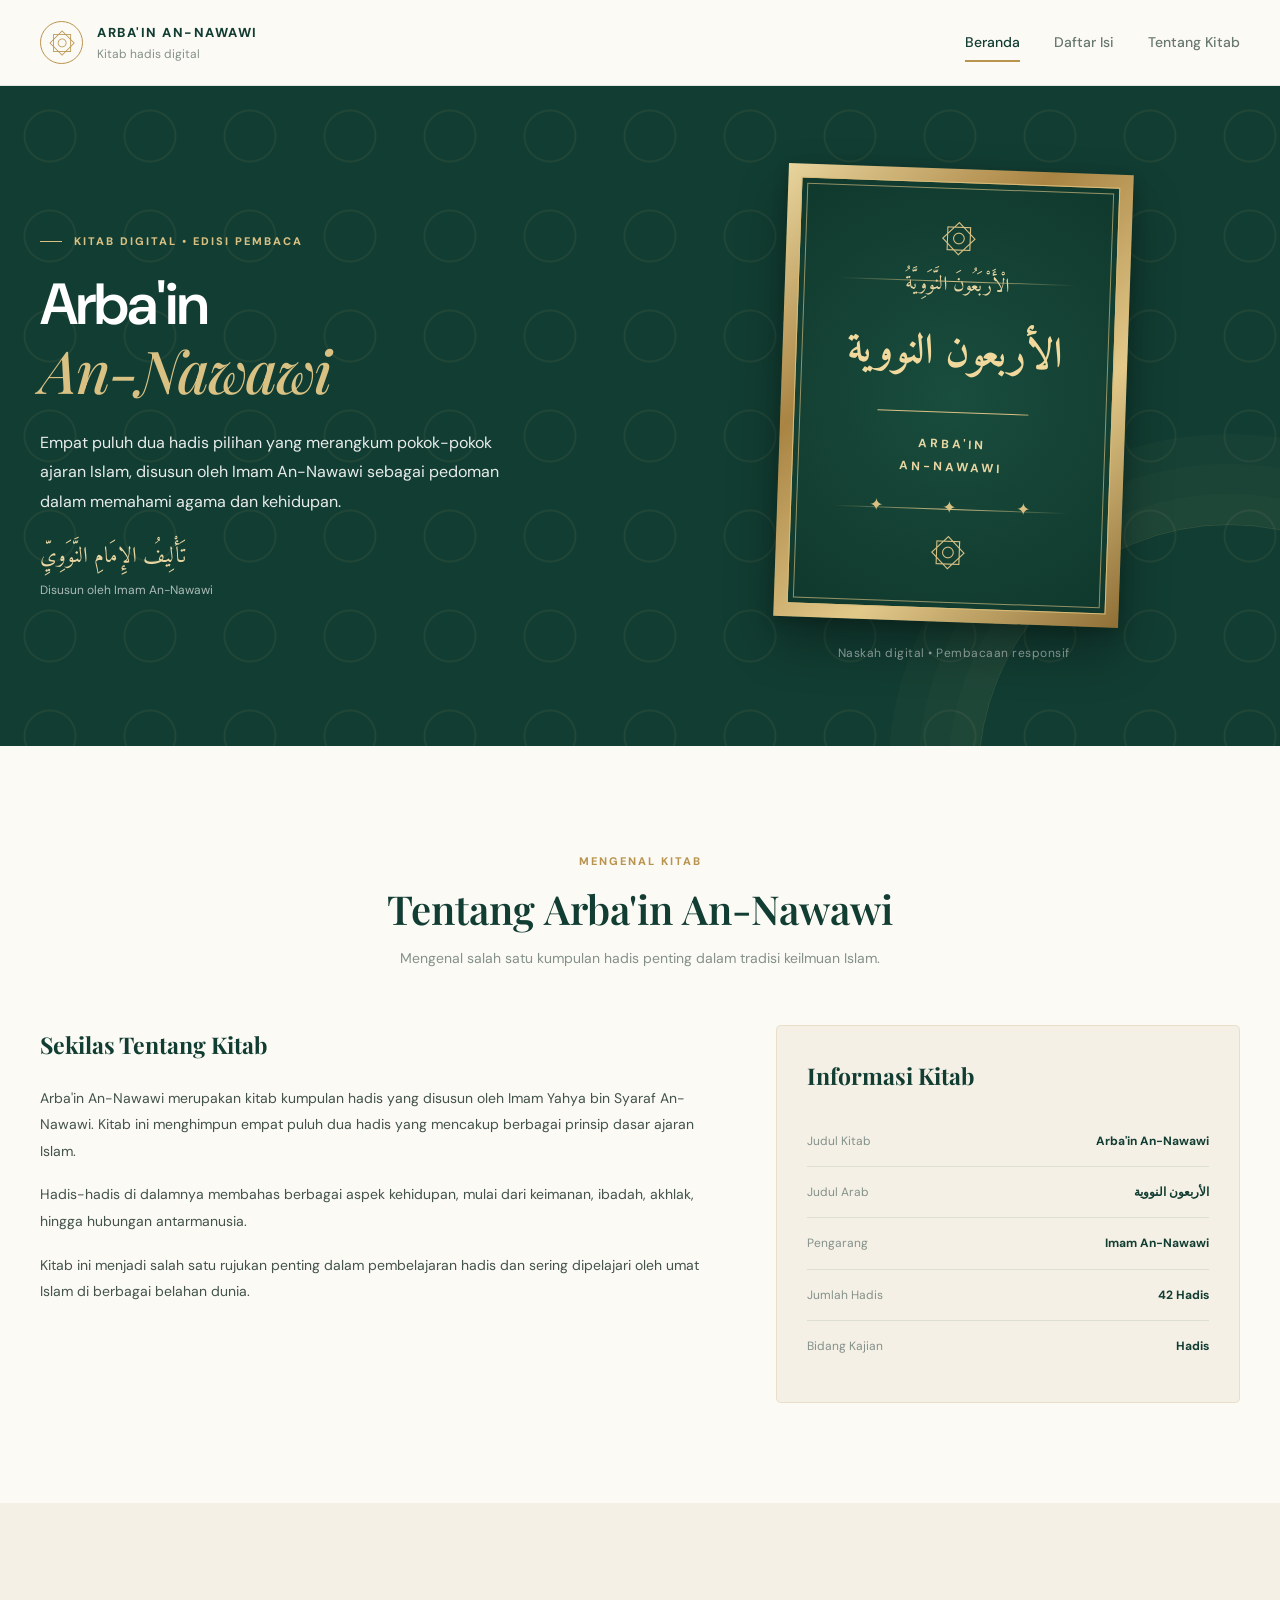
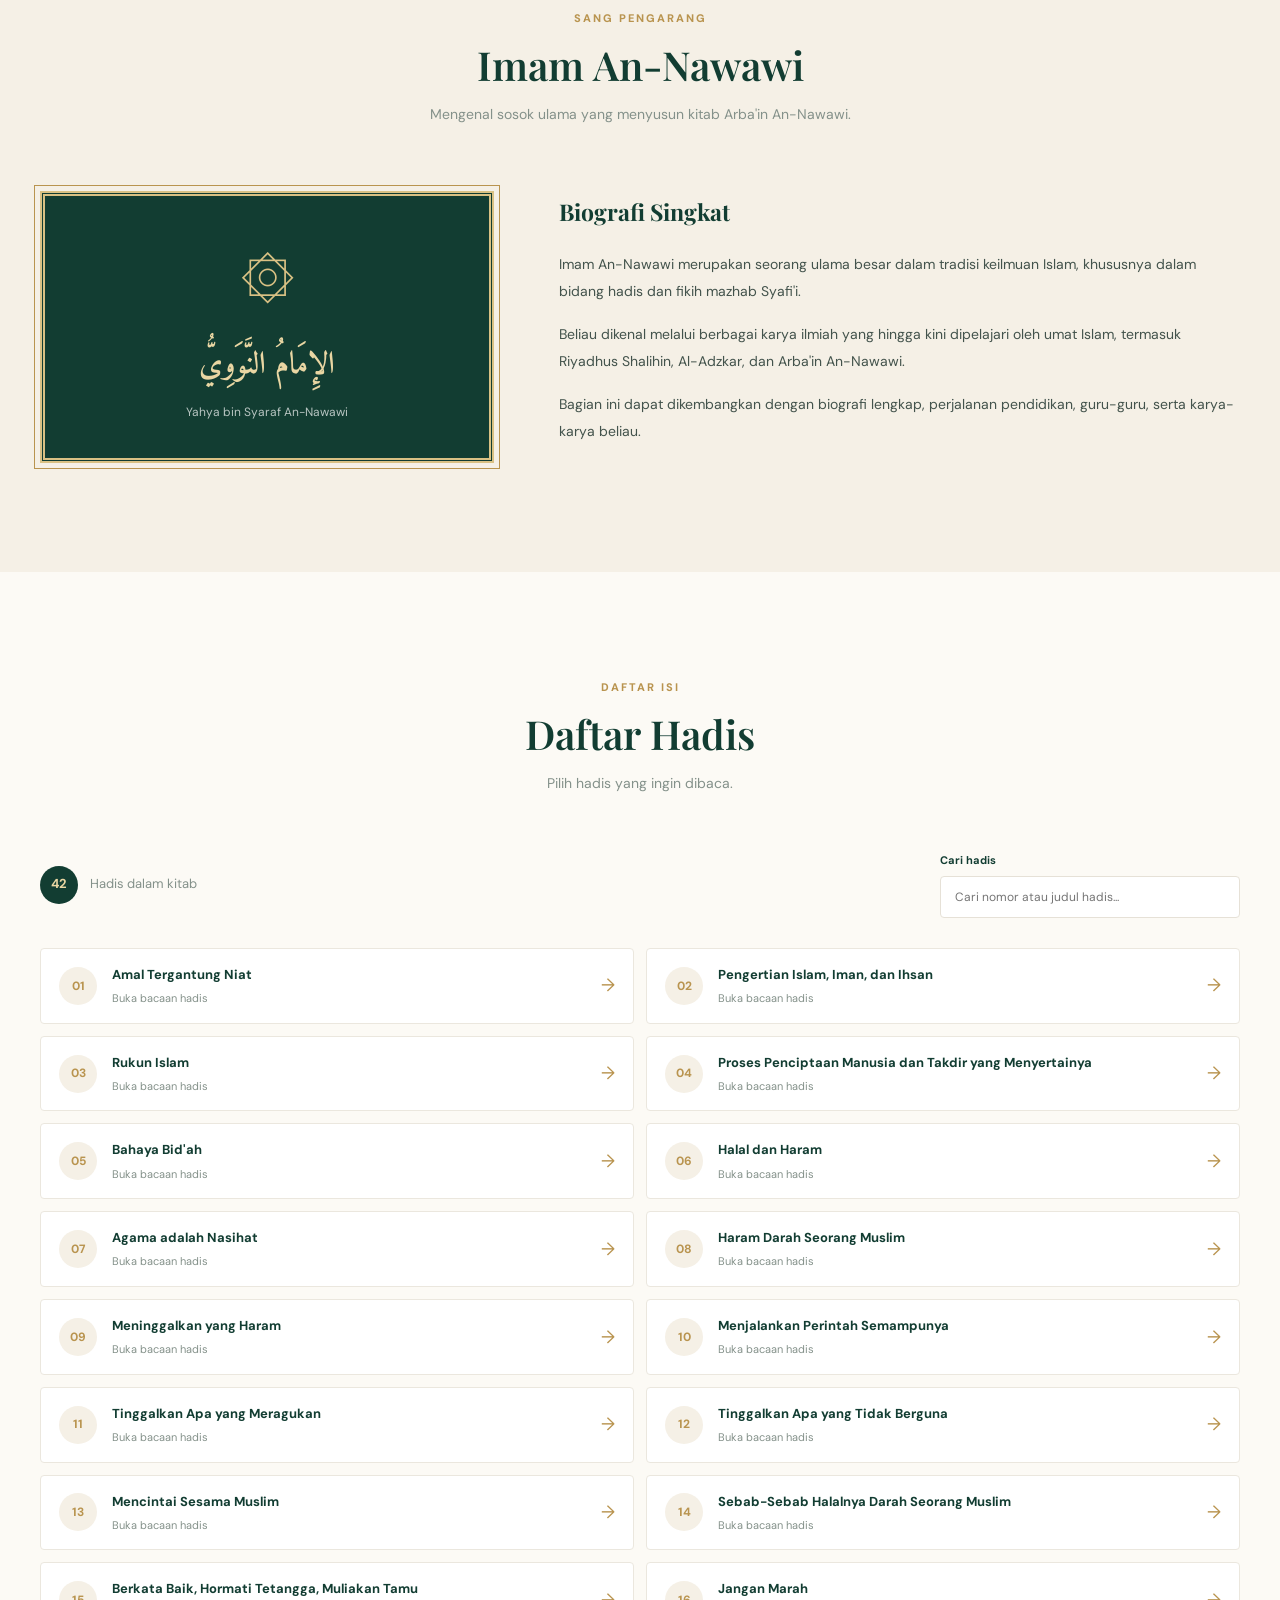
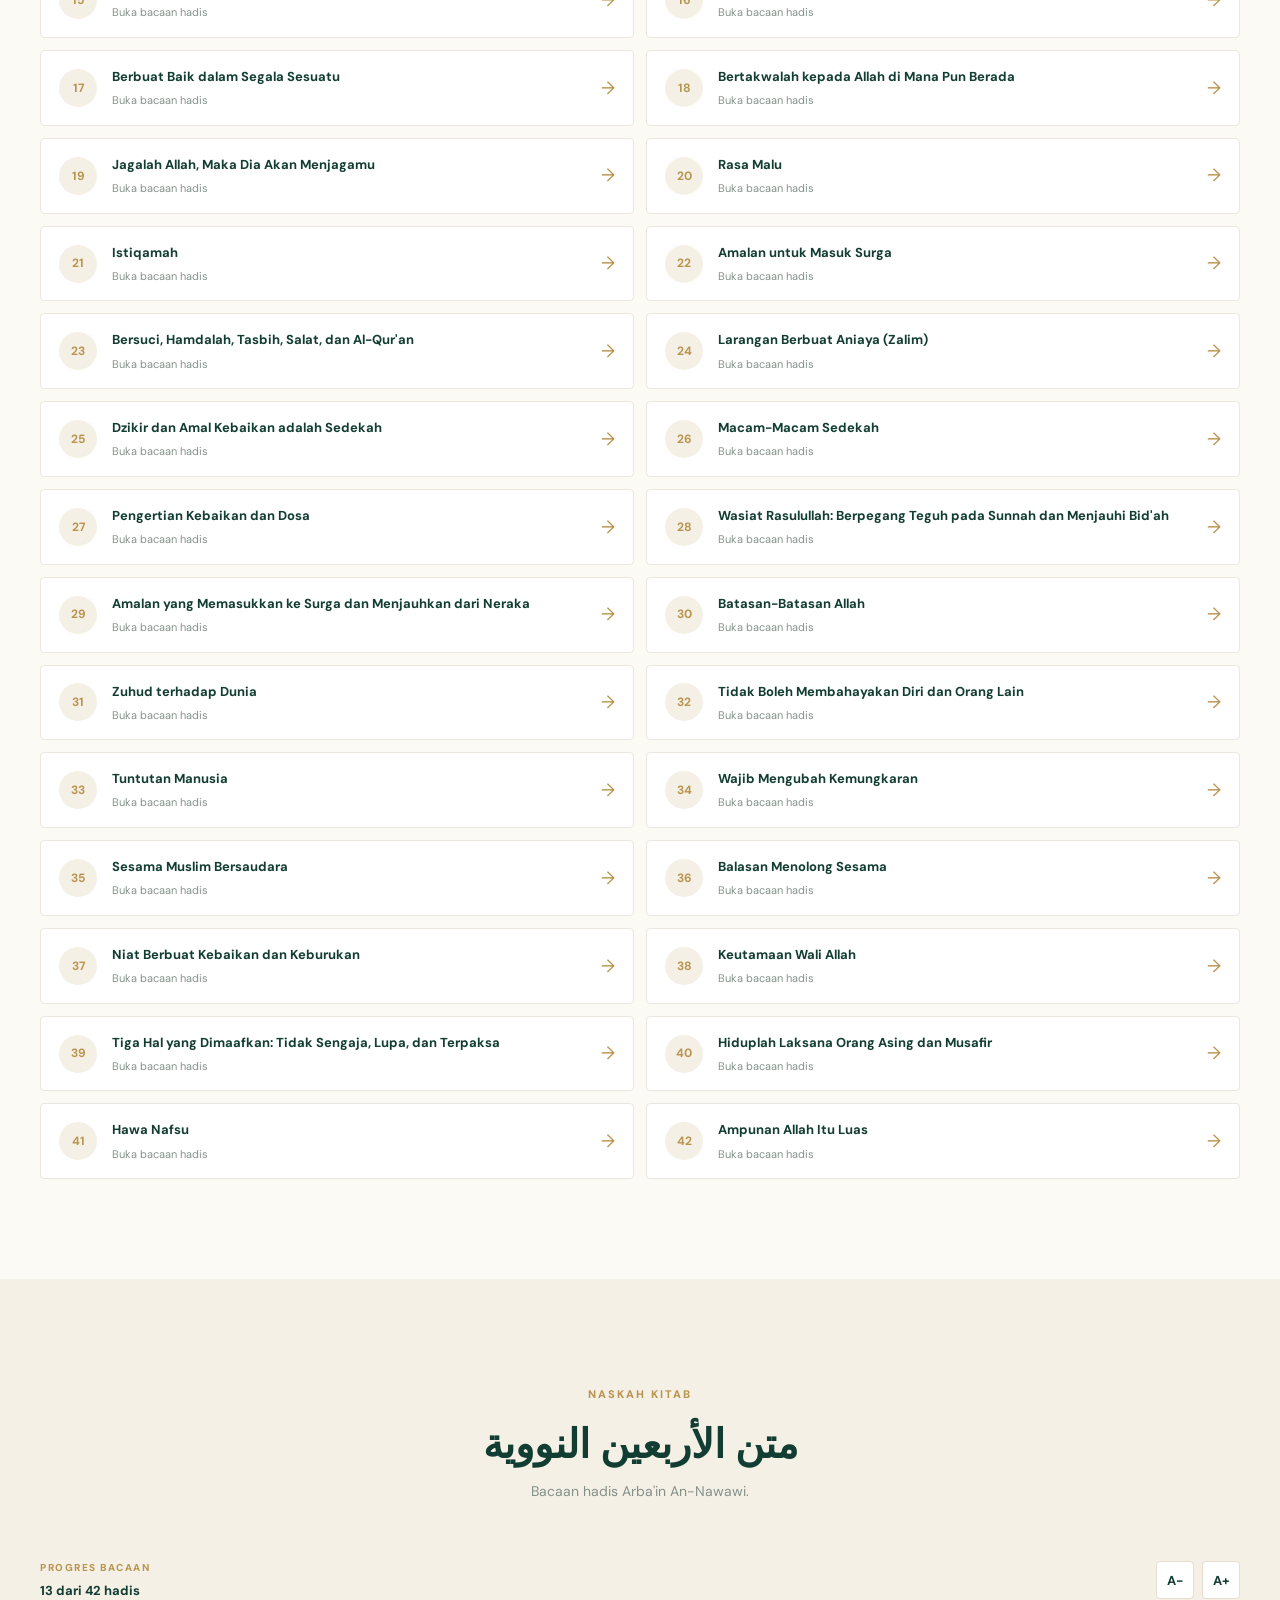
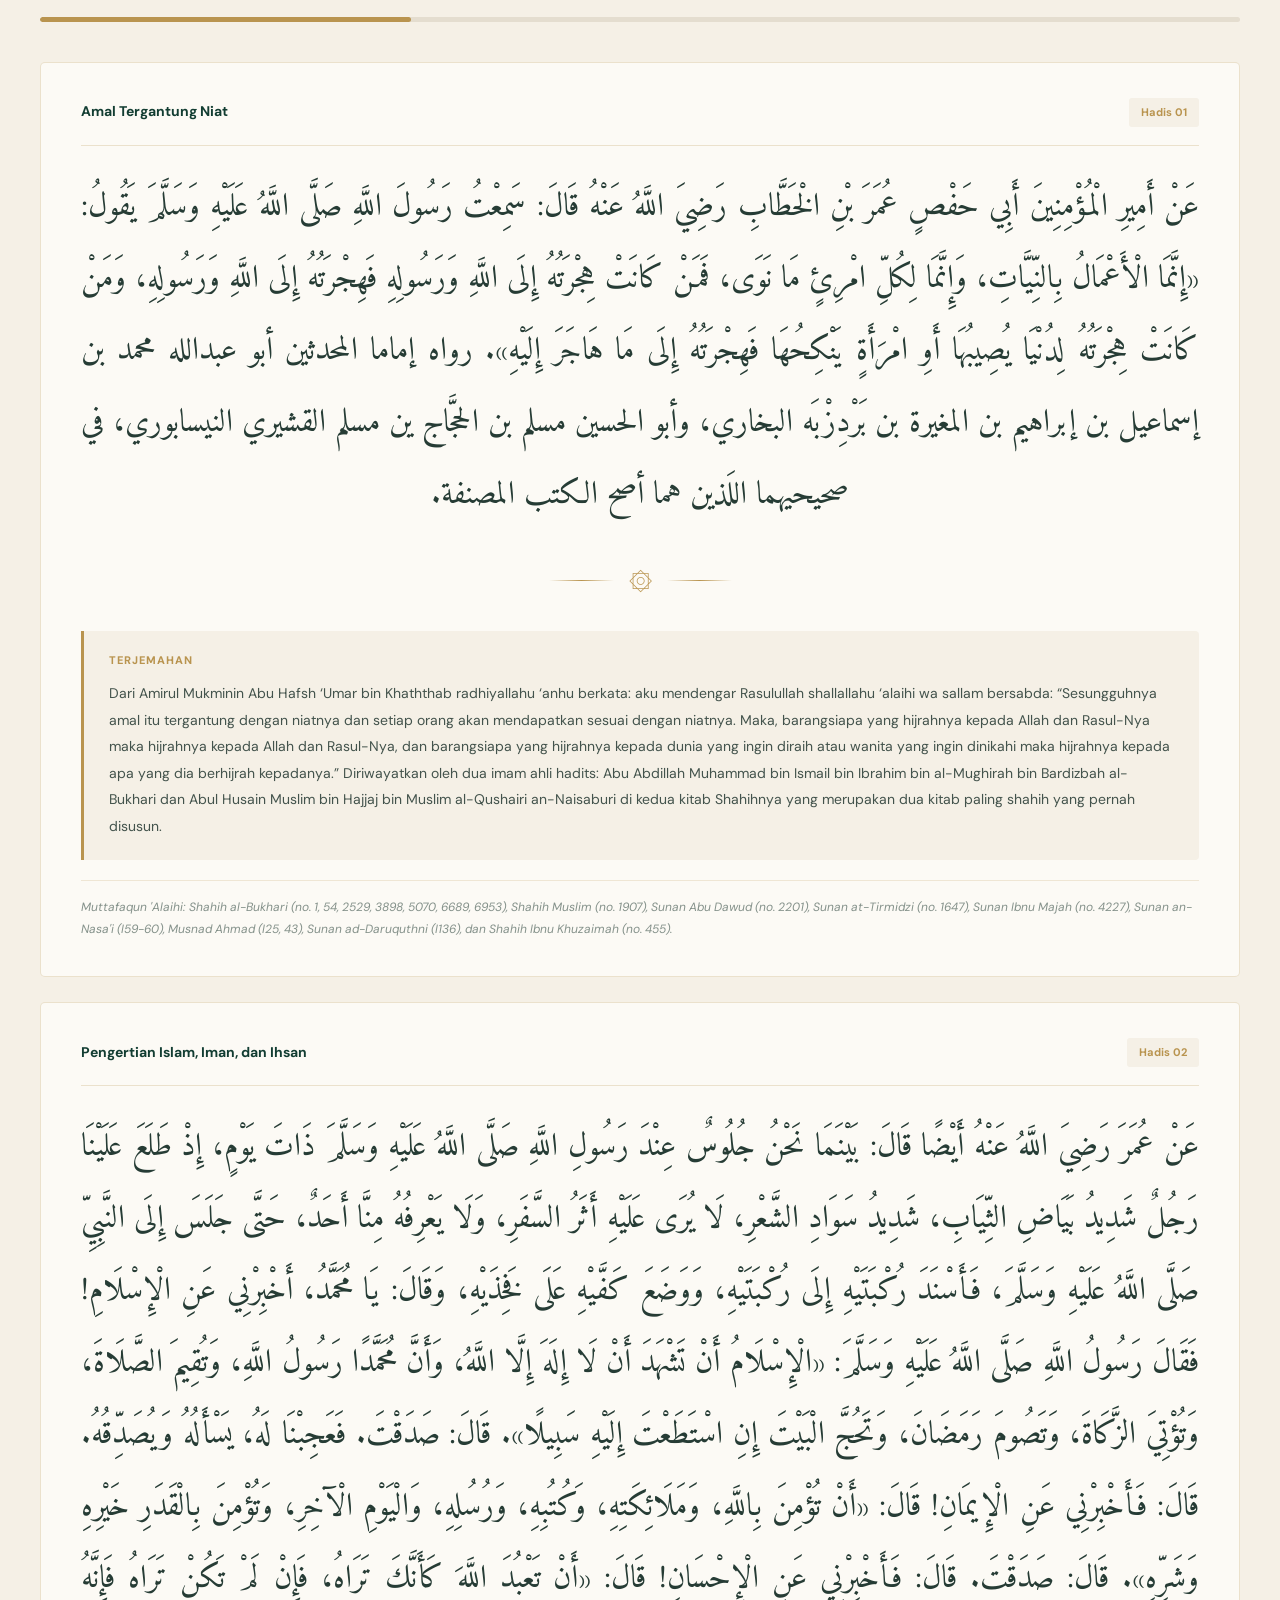
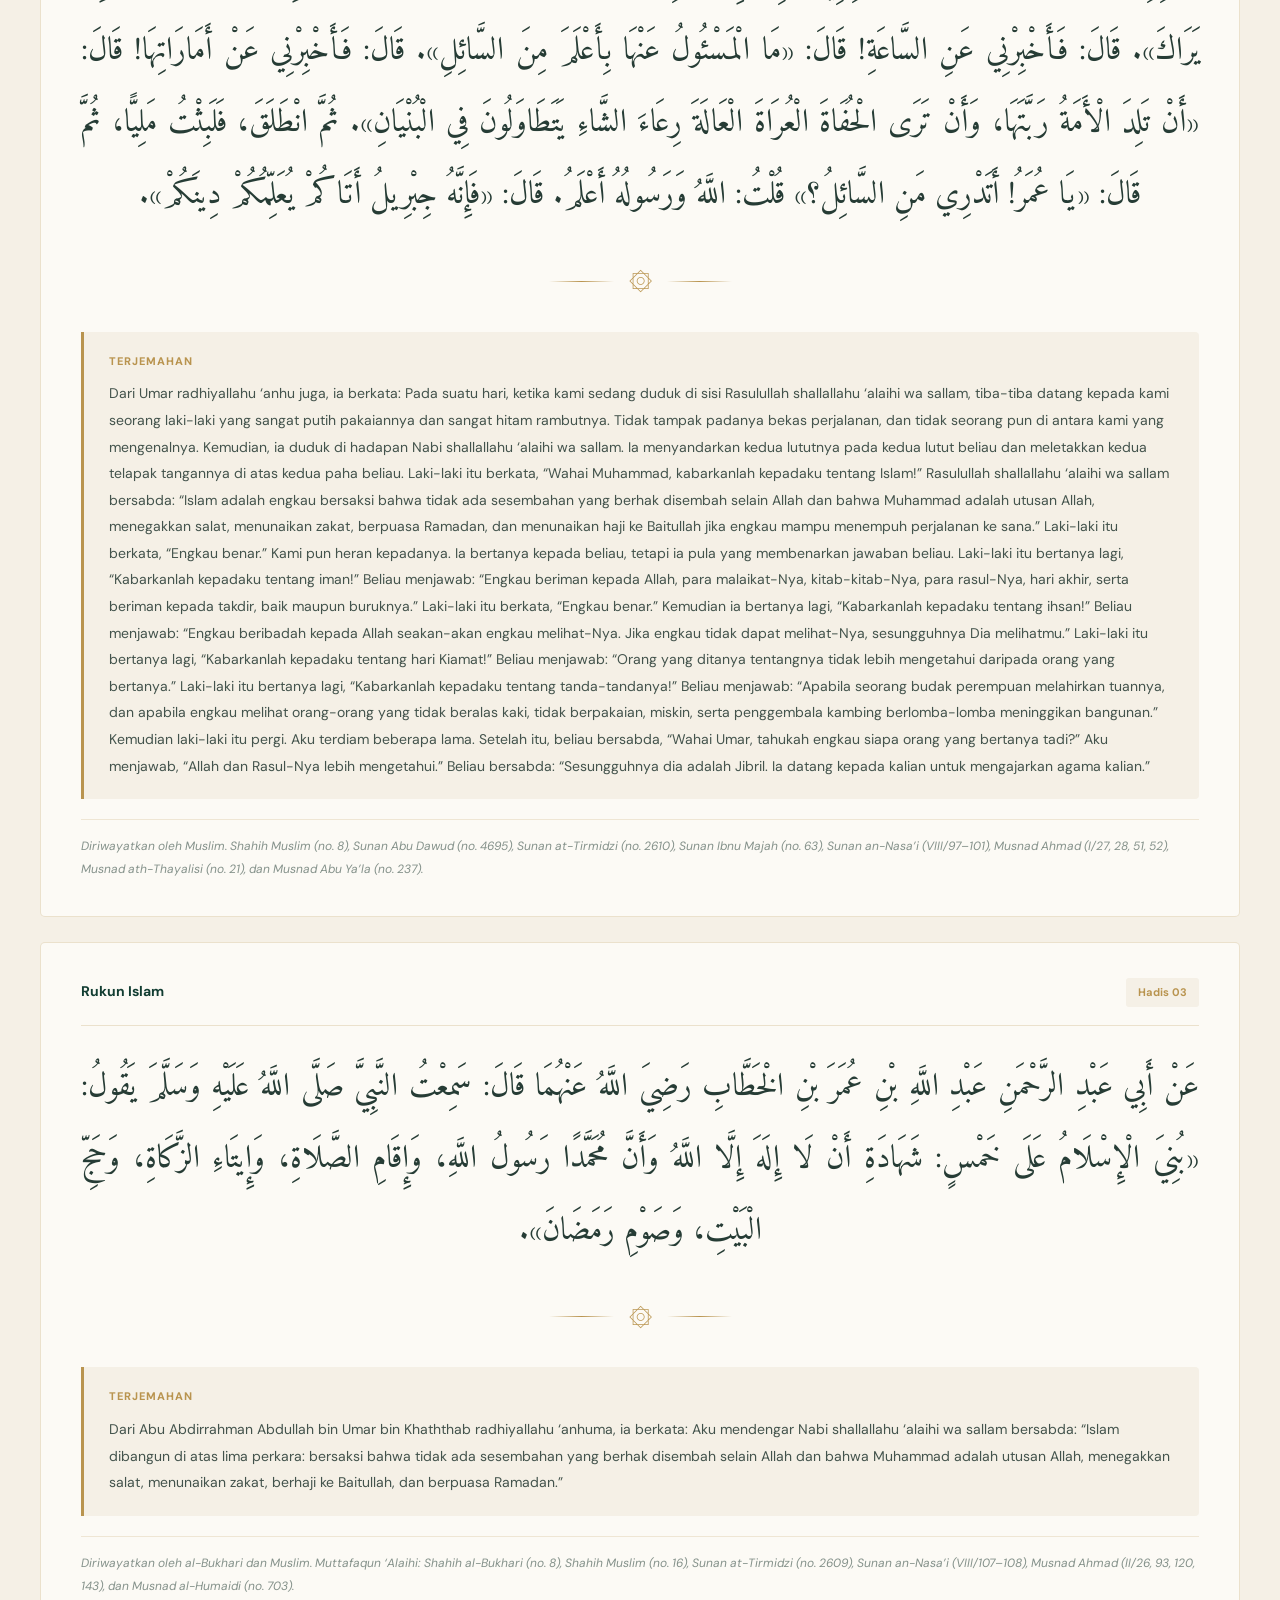
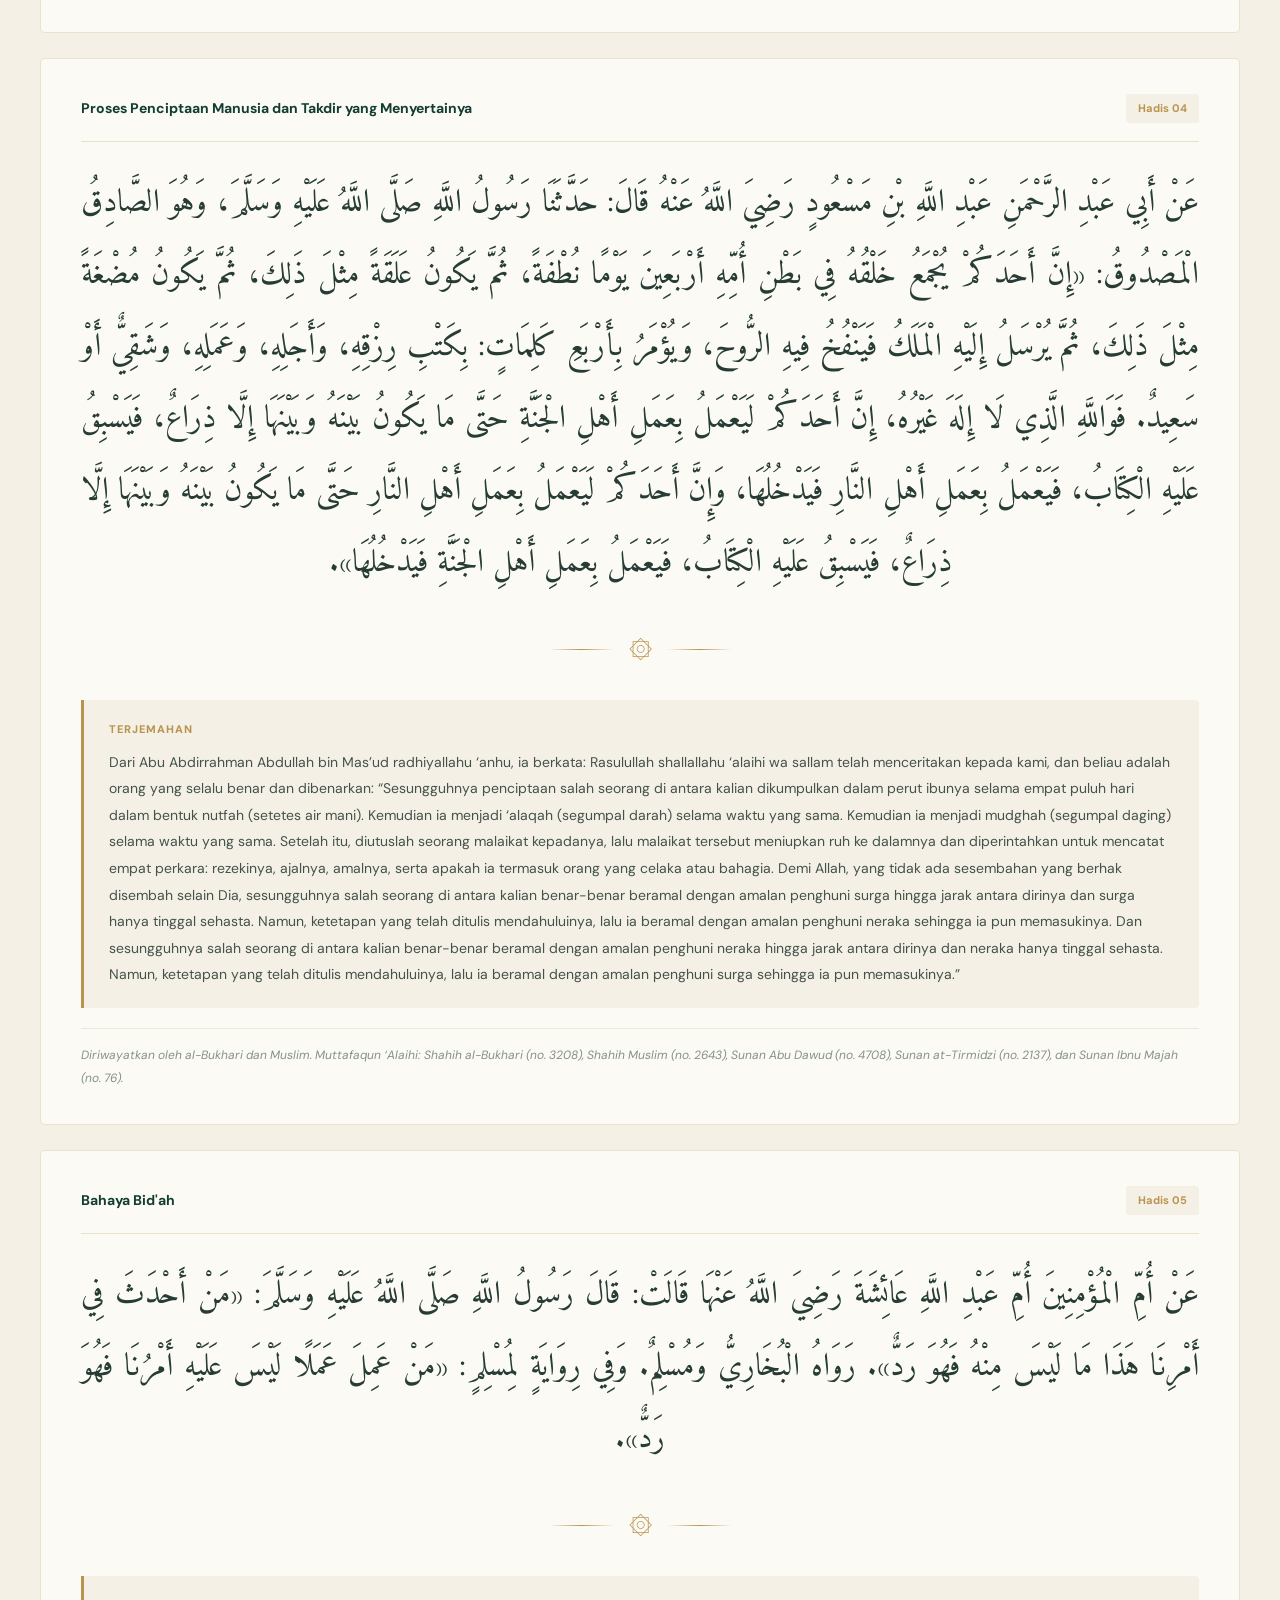
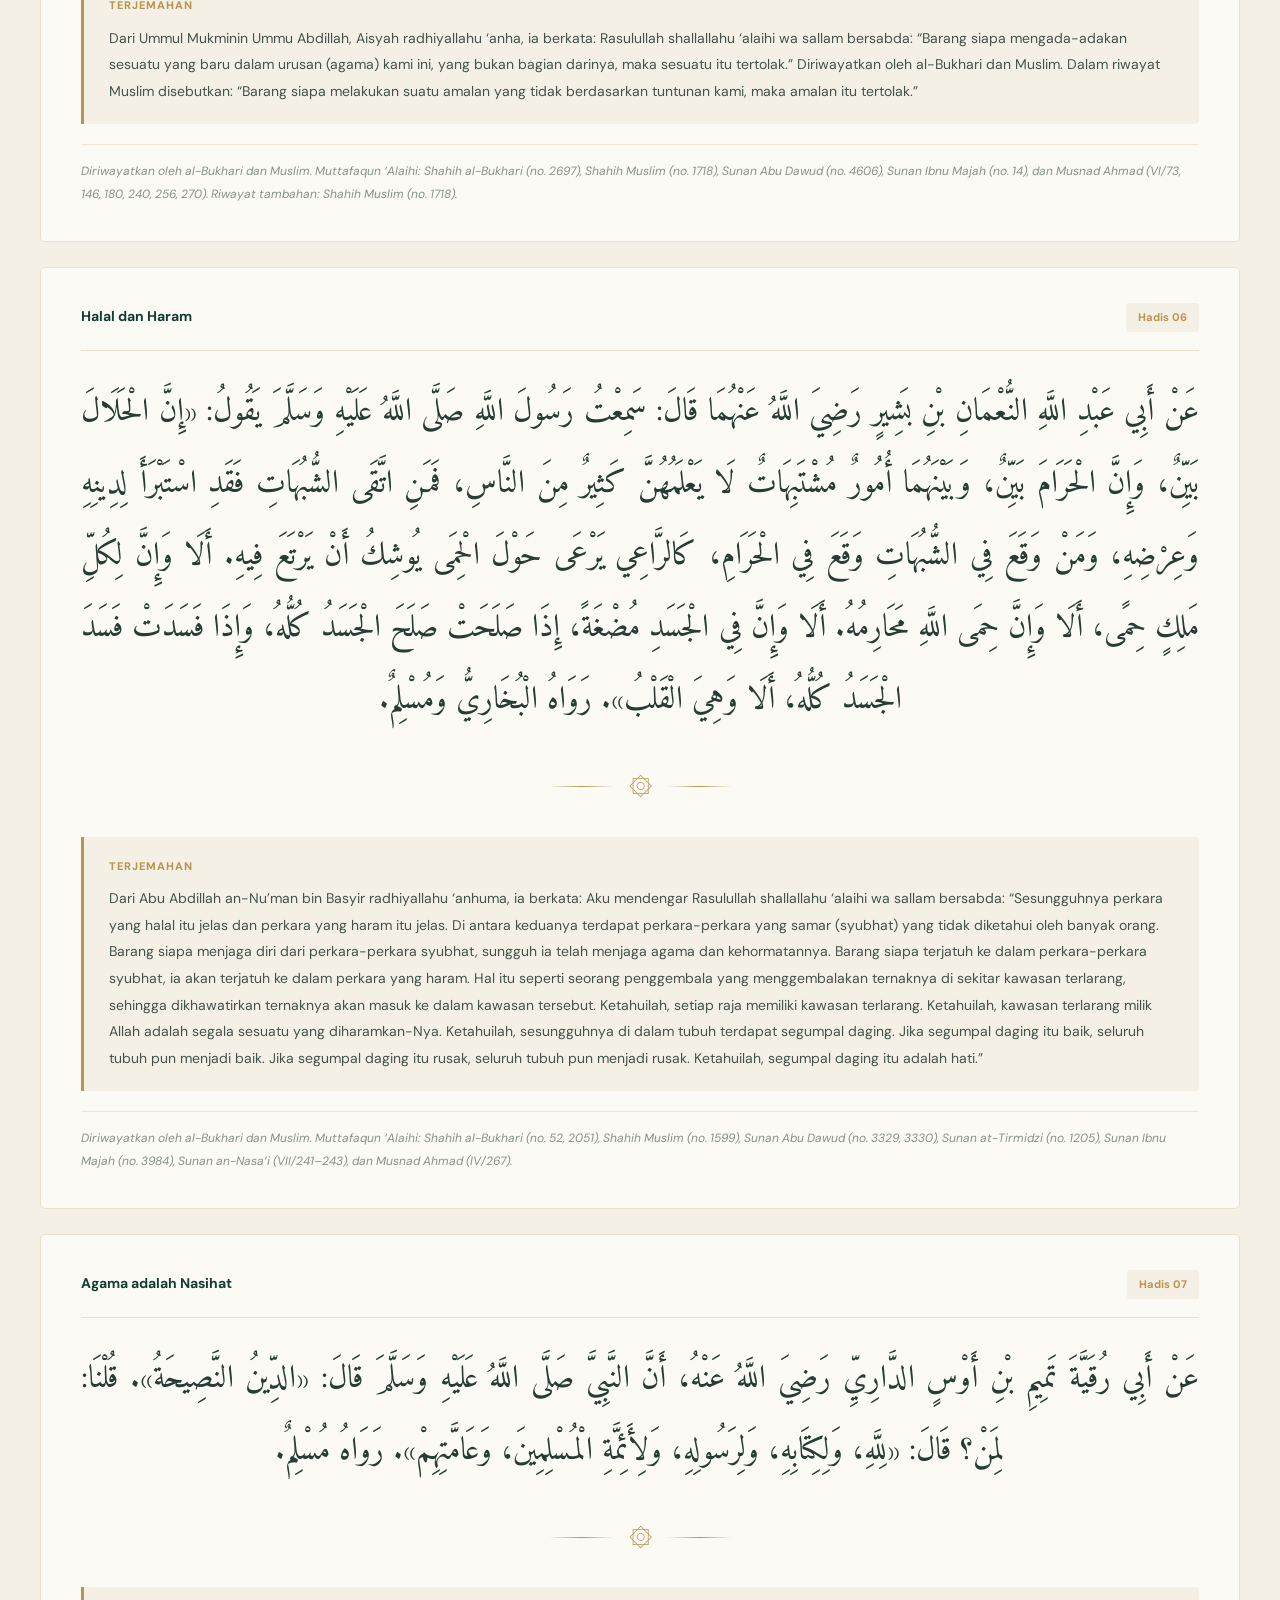
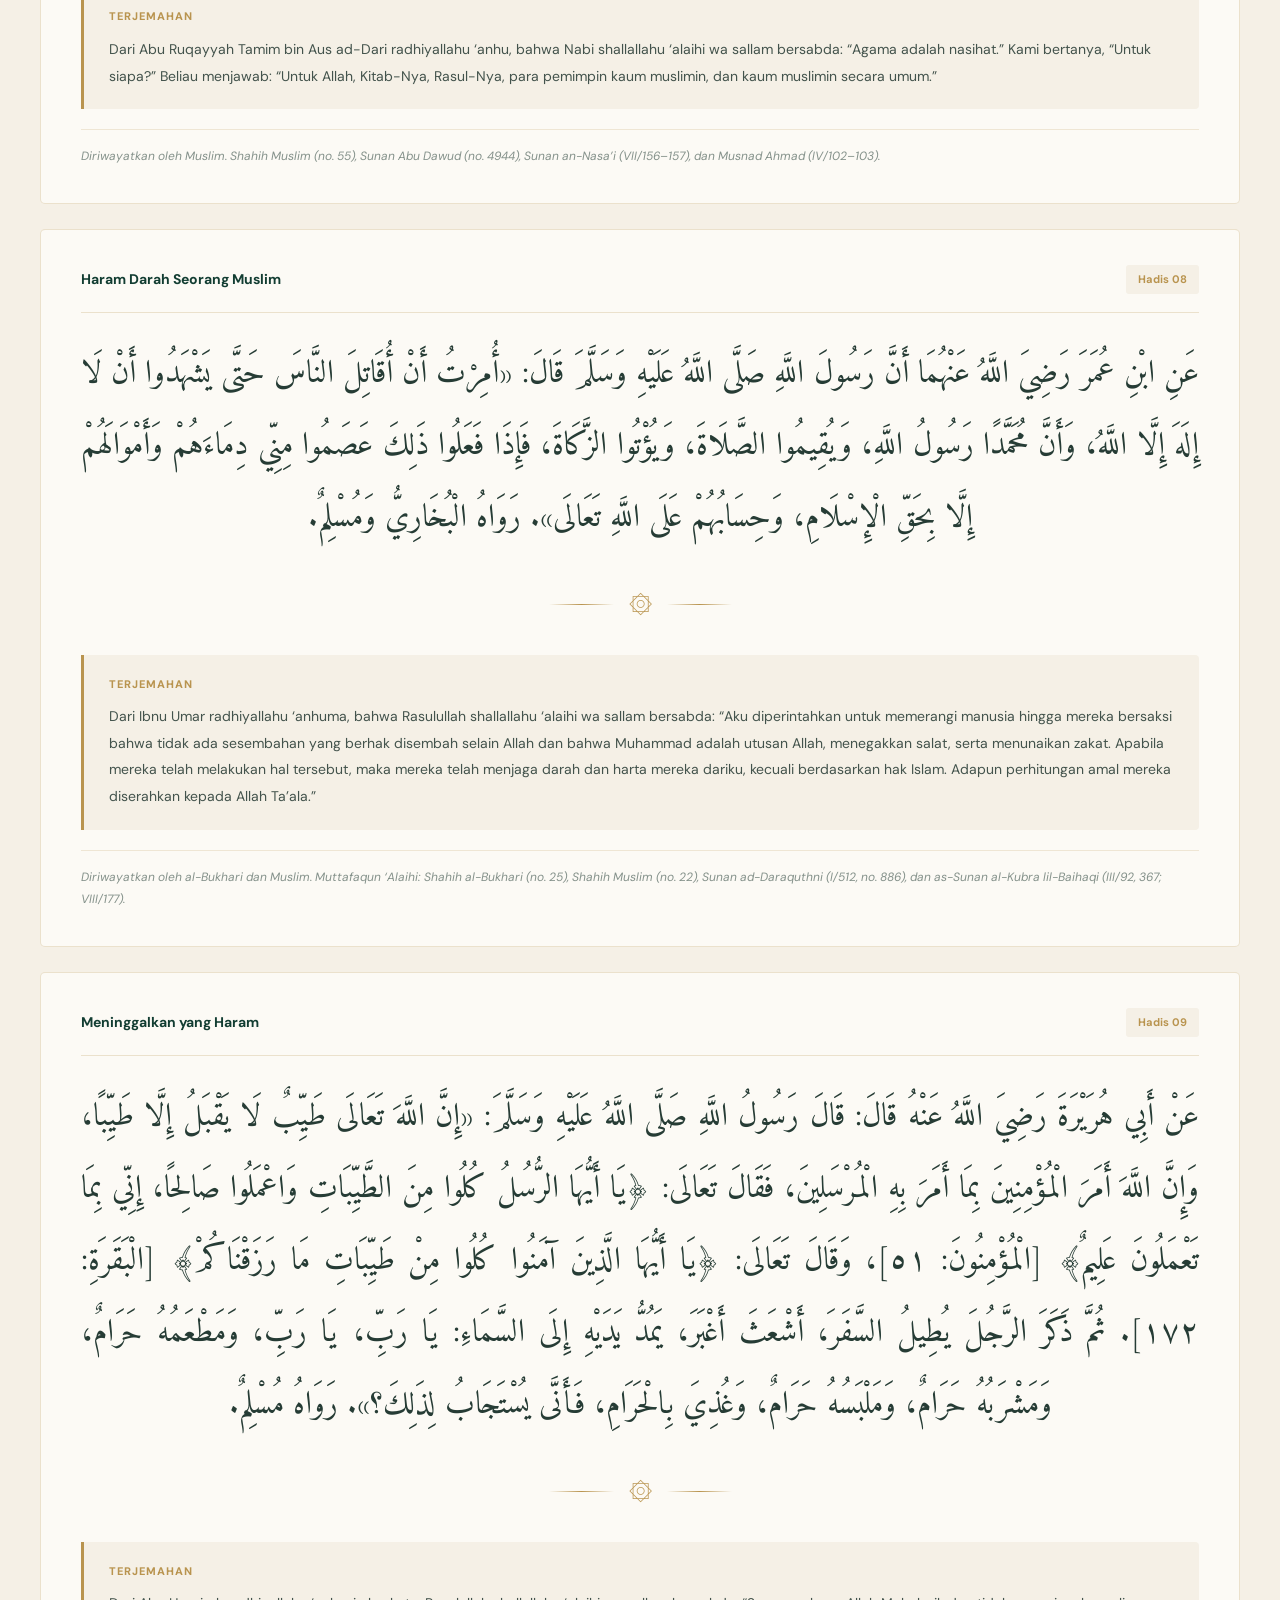
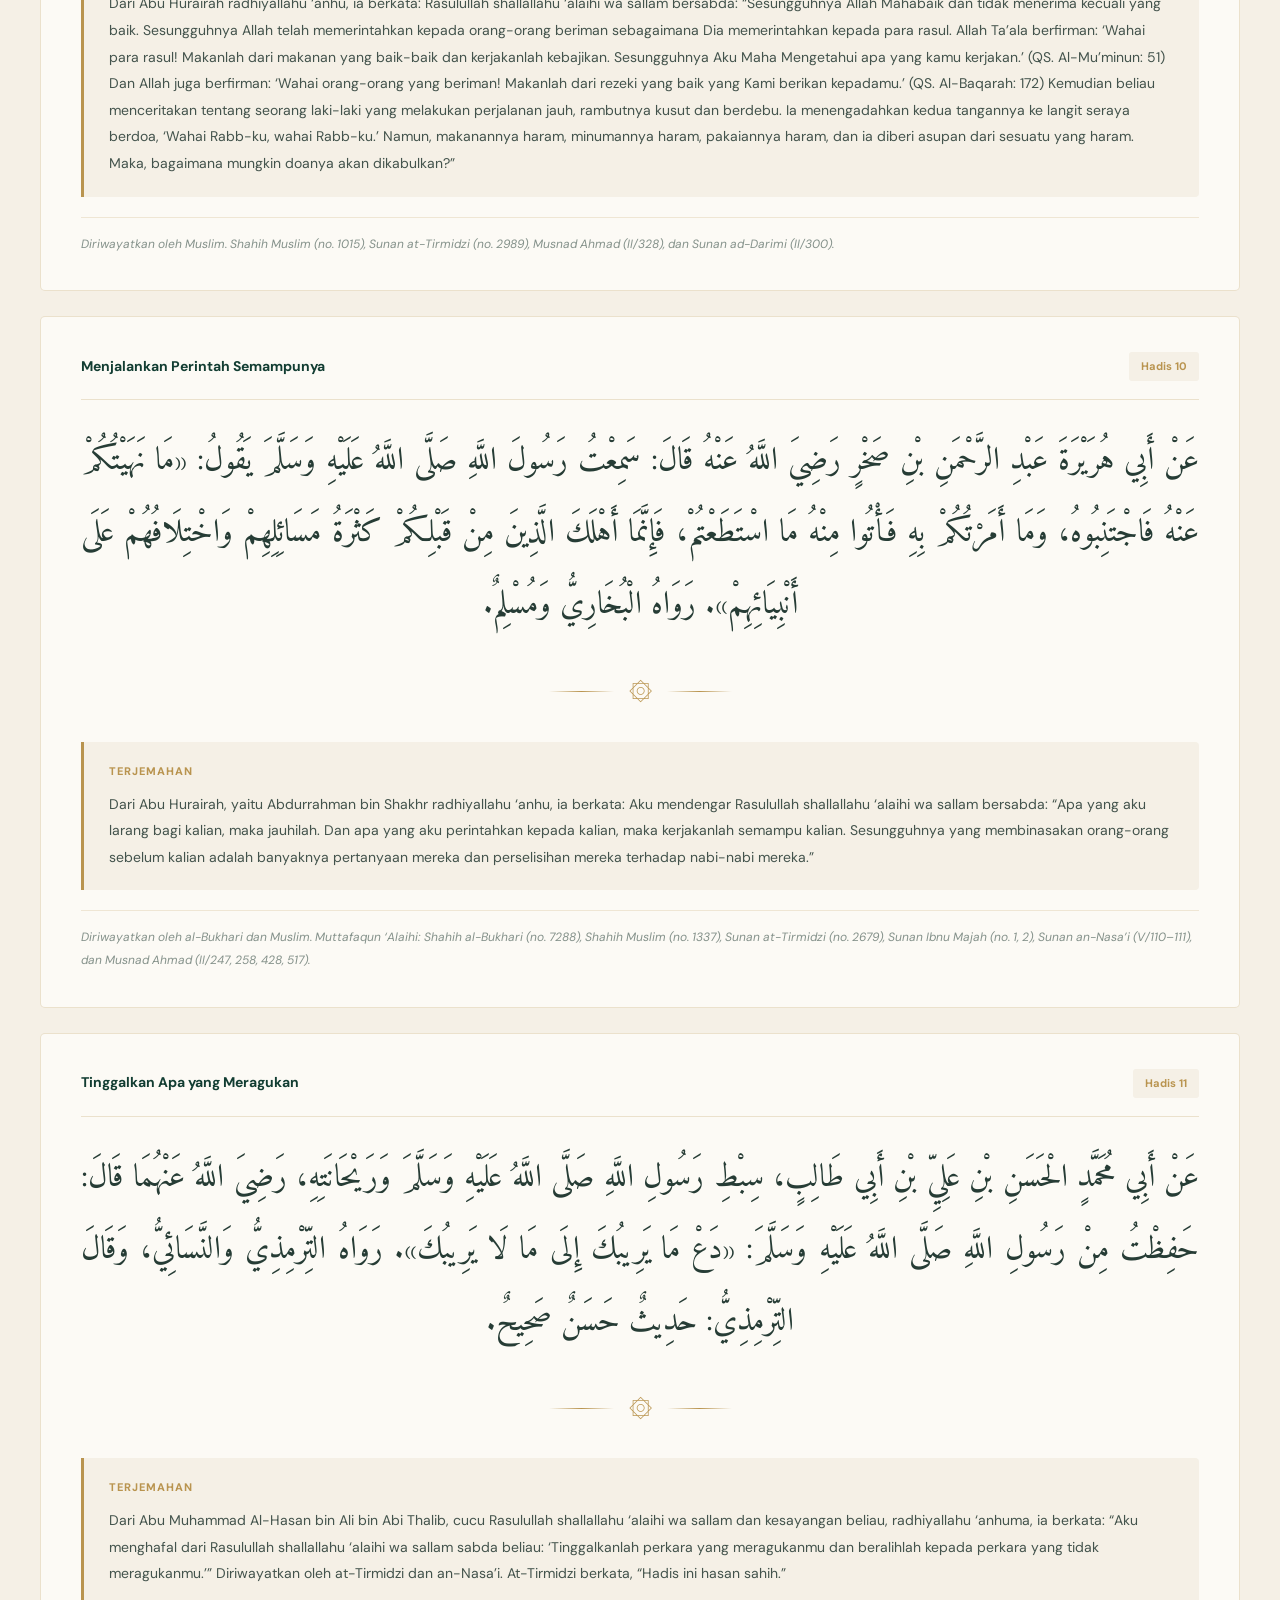
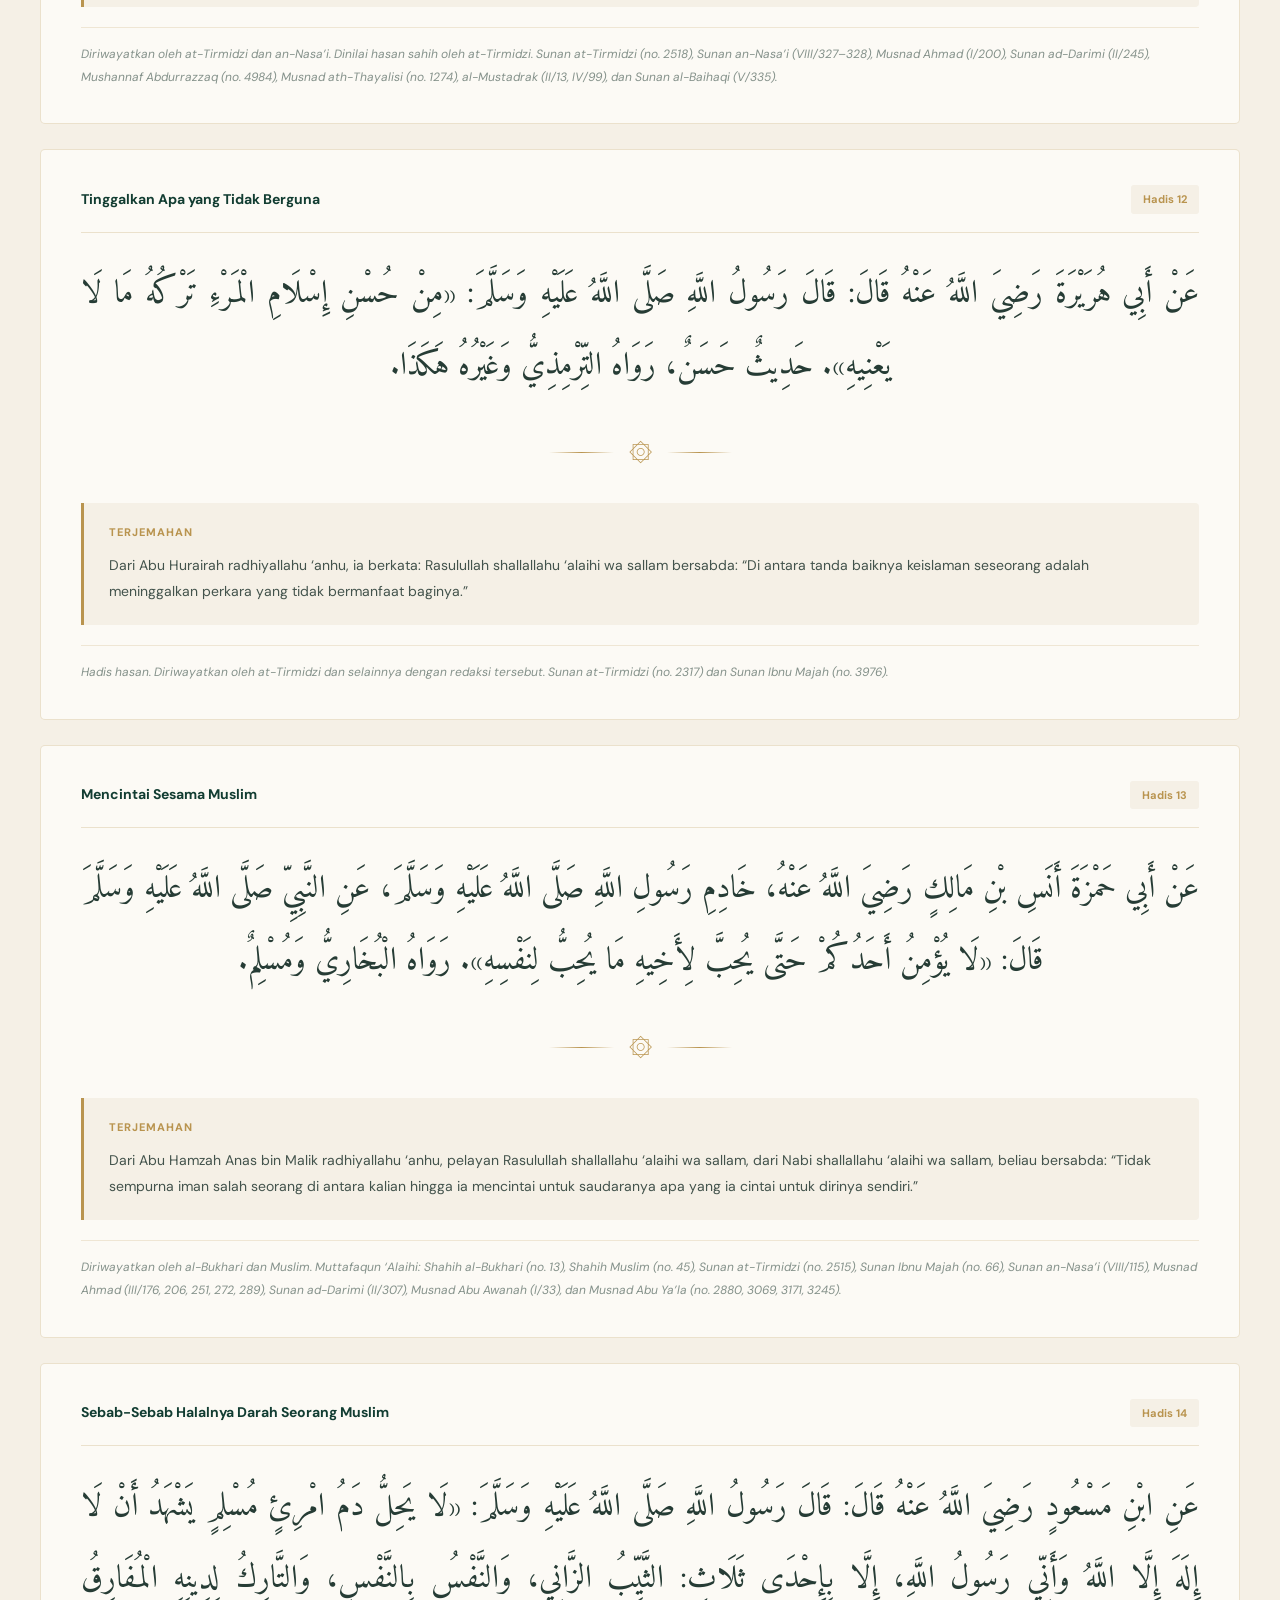
<file: index.html>
<!DOCTYPE html>
<html lang="id">
<head>
    <meta charset="UTF-8">
    <meta name="viewport" content="width=device-width, initial-scale=1.0">

    <meta name="description" content="Arba'in An-Nawawi - Kitab digital berisi kumpulan hadis pilihan karya Imam An-Nawawi.">
    <meta name="author" content="Digital Islamic Library">

    <!-- <meta name="google-site-verification" content="IC0DnE7lvkR_tCrvgkMIHKxJyJqLgANI6GCSMbtBBpI" /> -->

    <title>Arba'in An-Nawawi | Kitab Digital</title>
    <meta name="description"
    content="Baca 42 Hadis Arba'in An-Nawawiyah
    karya Imam an-Nawawi. Dilengkapi teks
    Arab, harakat, dan terjemahan bahasa Indonesia.">

    <meta name="robots" content="index, follow">

    <!-- Google Fonts akan ditambahkan pada tahap CSS -->

    <!-- Main Stylesheet -->
    <link rel="stylesheet" href="style.css">
</head>

<body>

    <!-- =====================================
         NAVBAR
    ====================================== -->
    <header class="navbar" id="navbar">
        <div class="container navbar-container">

            <a href="#home" class="navbar-brand">
                <div class="brand-logo">
                    <span>۞</span>
                </div>

                <div class="brand-info">
                    <h1>ARBA'IN AN-NAWAWI</h1>
                    <p>Kitab hadis digital</p>
                </div>
            </a>

            <nav class="nav-menu" aria-label="Navigasi utama">
                <a href="#home" class="nav-link active">Beranda</a>
                <a href="#contents" class="nav-link">Daftar Isi</a>
                <a href="#about" class="nav-link">Tentang Kitab</a>
            </nav>

            <button
                class="nav-toggle"
                id="nav-toggle"
                aria-label="Buka navigasi"
                aria-expanded="false"
                aria-controls="nav-menu">
                <span></span>
                <span></span>
                <span></span>
            </button>

        </div>
    </header>


    <!-- =====================================
         HERO SECTION
    ====================================== -->
    <section class="hero" id="home">
        <div class="container hero-container">

            <!-- Hero Content -->
            <div class="hero-content">

                <div class="hero-eyebrow">
                    <span class="eyebrow-line"></span>
                    <span>KITAB DIGITAL • EDISI PEMBACA</span>
                </div>

                <h2 class="hero-title">
                    Arba'in
                    <span>An-Nawawi</span>
                </h2>

                <p class="hero-description">
                    Empat puluh dua hadis pilihan yang merangkum
                    pokok-pokok ajaran Islam, disusun oleh Imam
                    An-Nawawi sebagai pedoman dalam memahami
                    agama dan kehidupan.
                </p>

                <div class="hero-meta">
                    <span>تَأْلِيفُ الإِمَامِ النَّوَوِيِّ</span>
                    <span>Disusun oleh Imam An-Nawawi</span>
                </div>

            </div>


            <!-- Hero Book Cover -->
            <div class="hero-visual">

                <div class="book-frame">

                    <div class="book-cover">

                        <div class="cover-top">
                            <span class="cover-ornament">۞</span>
                        </div>

                        <div class="cover-content">

                            <p class="cover-arabic-small">
                                الْأَرْبَعُونَ النَّوَوِيَّةُ
                            </p>

                            <h3 class="cover-arabic-title">
                                الأربعون النووية
                            </h3>

                            <div class="cover-divider"></div>

                            <p class="cover-title">
                                ARBA'IN
                                <span>AN-NAWAWI</span>
                            </p>

                            <div class="cover-decoration">
                                <span>✦</span>
                                <span>✦</span>
                                <span>✦</span>
                            </div>

                        </div>

                        <div class="cover-bottom">
                            <span class="cover-ornament">۞</span>
                        </div>

                    </div>

                </div>

                <p class="hero-caption">
                    Naskah digital • Pembacaan responsif
                </p>

            </div>

        </div>
    </section>


    <!-- =====================================
         ABOUT SECTION
    ====================================== -->
    <section class="about section" id="about">

        <div class="container">

            <div class="section-heading">
                <span class="section-eyebrow">MENGENAL KITAB</span>

                <h2 class="section-title">
                    Tentang Arba'in An-Nawawi
                </h2>

                <p class="section-description">
                    Mengenal salah satu kumpulan hadis penting
                    dalam tradisi keilmuan Islam.
                </p>
            </div>


            <div class="about-content">

                <div class="about-text">

                    <h3>Sekilas Tentang Kitab</h3>

                    <p>
                        Arba'in An-Nawawi merupakan kitab kumpulan
                        hadis yang disusun oleh Imam Yahya bin
                        Syaraf An-Nawawi. Kitab ini menghimpun
                        empat puluh dua hadis yang mencakup
                        berbagai prinsip dasar ajaran Islam.
                    </p>

                    <p>
                        Hadis-hadis di dalamnya membahas berbagai
                        aspek kehidupan, mulai dari keimanan,
                        ibadah, akhlak, hingga hubungan antarmanusia.
                    </p>

                    <p>
                        Kitab ini menjadi salah satu rujukan
                        penting dalam pembelajaran hadis dan
                        sering dipelajari oleh umat Islam di
                        berbagai belahan dunia.
                    </p>

                </div>


                <div class="about-info">

                    <h3>Informasi Kitab</h3>

                    <div class="info-list">

                        <div class="info-item">
                            <span>Judul Kitab</span>
                            <strong>Arba'in An-Nawawi</strong>
                        </div>

                        <div class="info-item">
                            <span>Judul Arab</span>
                            <strong dir="rtl">الأربعون النووية</strong>
                        </div>

                        <div class="info-item">
                            <span>Pengarang</span>
                            <strong>Imam An-Nawawi</strong>
                        </div>

                        <div class="info-item">
                            <span>Jumlah Hadis</span>
                            <strong>42 Hadis</strong>
                        </div>

                        <div class="info-item">
                            <span>Bidang Kajian</span>
                            <strong>Hadis</strong>
                        </div>

                    </div>

                </div>

            </div>

        </div>

    </section>


    <!-- =====================================
         AUTHOR SECTION
    ====================================== -->
    <section class="author section" id="author">

        <div class="container">

            <div class="section-heading">
                <span class="section-eyebrow">SANG PENGARANG</span>

                <h2 class="section-title">
                    Imam An-Nawawi
                </h2>

                <p class="section-description">
                    Mengenal sosok ulama yang menyusun
                    kitab Arba'in An-Nawawi.
                </p>
            </div>


            <div class="author-content">

                <div class="author-profile">

                    <div class="author-symbol">
                        ۞
                    </div>

                    <h3>الإِمَامُ النَّوَوِيُّ</h3>

                    <p>Yahya bin Syaraf An-Nawawi</p>

                </div>


                <div class="author-description">

                    <h3>Biografi Singkat</h3>

                    <p>
                        Imam An-Nawawi merupakan seorang ulama
                        besar dalam tradisi keilmuan Islam,
                        khususnya dalam bidang hadis dan fikih
                        mazhab Syafi'i.
                    </p>

                    <p>
                        Beliau dikenal melalui berbagai karya
                        ilmiah yang hingga kini dipelajari oleh
                        umat Islam, termasuk Riyadhus Shalihin,
                        Al-Adzkar, dan Arba'in An-Nawawi.
                    </p>

                    <p>
                        Bagian ini dapat dikembangkan dengan
                        biografi lengkap, perjalanan pendidikan,
                        guru-guru, serta karya-karya beliau.
                    </p>

                </div>

            </div>

        </div>

    </section>


    <!-- =====================================
         TABLE OF CONTENTS
    ====================================== -->
    <section class="contents section" id="contents">

        <div class="container">

            <div class="section-heading">
                <span class="section-eyebrow">DAFTAR ISI</span>

                <h2 class="section-title">
                    Daftar Hadis
                </h2>

                <p class="section-description">
                    Pilih hadis yang ingin dibaca.
                </p>
            </div>


            <!-- Contents Information -->
            <div class="contents-toolbar">

                <div class="contents-count">
                    <span class="count-number" id="total-hadith">
                        42
                    </span>

                    <span>Hadis dalam kitab</span>
                </div>


                <div class="contents-search">

                    <label for="search-hadith">
                        Cari hadis
                    </label>

                    <input
                        type="search"
                        id="search-hadith"
                        placeholder="Cari nomor atau judul hadis..."
                        autocomplete="off">

                </div>

            </div>


            <!-- Hadith List Generated by JavaScript -->
            <div
                class="contents-list"
                id="contents-list"
                aria-label="Daftar 42 hadis">

                <!-- JavaScript akan menghasilkan daftar hadis di sini -->

            </div>

        </div>

    </section>


    <!-- =====================================
         READER SECTION
    ====================================== -->
    <main class="reader section" id="reader">

        <div class="container">

            <div class="section-heading">
                <span class="section-eyebrow">NASKAH KITAB</span>

                <h2 class="section-title">
                    متن الأربعين النووية
                </h2>

                <p class="section-description">
                    Bacaan hadis Arba'in An-Nawawi.
                </p>
            </div>


            <!-- Reader Toolbar -->
            <div class="reader-toolbar">

                <div class="reader-information">
                    <span>PROGRES BACAAN</span>

                    <strong id="reading-progress-text">
                        0 dari 42 hadis
                    </strong>
                </div>


                <div class="reader-settings">

                    <button
                        type="button"
                        id="font-decrease"
                        aria-label="Perkecil ukuran teks Arab">
                        A-
                    </button>

                    <button
                        type="button"
                        id="font-increase"
                        aria-label="Perbesar ukuran teks Arab">
                        A+
                    </button>

                </div>

            </div>


            <!-- Reading Progress -->
            <div class="progress-track">
                <div
                    class="progress-bar"
                    id="reading-progress-bar">
                </div>
            </div>


            <!-- Hadith Content Generated by JavaScript -->
            <div
                class="reader-content"
                id="reader-content">

                <!--
                    Seluruh 42 hadis akan ditampilkan
                    secara otomatis melalui JavaScript.

                    Setiap hadis menggunakan struktur:
                    article.hadith-card
                -->

            </div>


            <!-- Reader Navigation -->
            <div class="reader-navigation">

                <a href="#contents" class="reader-back">
                    Kembali ke Daftar Isi
                </a>

                <a href="#home" class="reader-top">
                    Kembali ke Atas ↑
                </a>

            </div>

        </div>

    </main>


    <!-- =====================================
         FOOTER
    ====================================== -->
    <footer class="footer" id="footer">

        <div class="container footer-container">

            <div class="footer-brand">

                <span class="footer-logo">۞</span>

                <div>
                    <h2>ARBA'IN AN-NAWAWI</h2>
                    <p>Kitab hadis digital</p>
                </div>

            </div>


            <div class="footer-description">

                <p>
                    Sebuah ruang baca digital untuk memudahkan
                    akses terhadap kitab-kitab keilmuan Islam.
                </p>

            </div>


            <div class="footer-bottom">

                <p>
                    &copy; <span id="current-year">2026</span>
                    Arba'in An-Nawawi Digital.
                </p>

                <p>
                    Disajikan sebagai media pembelajaran
                    dan literasi Islam.
                </p>

            </div>

        </div>

    </footer>


    <!-- =====================================
         JAVASCRIPT
    ====================================== -->
    <script src="script.js"></script>

</body>
</html>
</file>
<file: style.css>
/* =========================================
   ARBA'IN AN-NAWAWI DIGITAL
   Main Stylesheet
   Version 1.0
========================================= */


/* =========================================
   01. GOOGLE FONTS
========================================= */

@import url('https://fonts.googleapis.com/css2?family=Amiri:wght@400;700&family=DM+Sans:wght@400;500;600;700;800&family=Playfair+Display:wght@500;600;700&display=swap');


/* =========================================
   02. ROOT & GLOBAL VARIABLES
========================================= */

:root {
    /* Main Colors */
    --primary: #123D32;
    --primary-dark: #0D3027;
    --primary-light: #1B5142;

    /* Accent Colors */
    --gold: #D9C184;
    --gold-dark: #B9944F;
    --gold-light: #E9D6A3;

    /* Neutral Colors */
    --cream: #F5F0E6;
    --cream-light: #FCFAF5;
    --white: #FFFFFF;
    --dark: #263C35;
    --text: #43534C;
    --text-light: #84918A;

    /* Typography */
    --font-body: 'DM Sans', sans-serif;
    --font-heading: 'Playfair Display', serif;
    --font-arabic: 'Amiri', serif;

    /* Layout */
    --container-width: 1200px;
    --navbar-height: 86px;

    /* Effects */
    --transition: 0.3s ease;
    --shadow: 0 10px 35px rgba(18, 61, 50, 0.08);
}


/* =========================================
   03. RESET & GLOBAL STYLES
========================================= */

* {
    margin: 0;
    padding: 0;
    box-sizing: border-box;
}

html {
    scroll-behavior: smooth;
    scroll-padding-top: 105px;
}

body {
    font-family: var(--font-body);
    background: var(--cream-light);
    color: var(--text);
    line-height: 1.7;
    overflow-x: hidden;
}

body,
button,
input {
    font-family: var(--font-body);
}

a {
    color: inherit;
    text-decoration: none;
}

button {
    cursor: pointer;
    border: none;
}

img {
    max-width: 100%;
    display: block;
}

ul {
    list-style: none;
}

.container {
    width: min(
        var(--container-width),
        calc(100% - 64px)
    );
    margin-inline: auto;
}

.section {
    padding: 100px 0;
}


/* =========================================
   04. NAVBAR
========================================= */

.navbar {
    height: var(--navbar-height);
    width: 100%;
    background: var(--cream-light);
    border-bottom: 1px solid rgba(18, 61, 50, 0.1);

    position: sticky;
    top: 0;
    z-index: 1000;

    transition: var(--transition);
}

.navbar-container {
    height: 100%;
    display: flex;
    align-items: center;
    justify-content: space-between;
}


/* Brand */

.navbar-brand {
    display: flex;
    align-items: center;
    gap: 14px;
}

.brand-logo {
    width: 43px;
    height: 43px;

    display: flex;
    align-items: center;
    justify-content: center;

    border: 1px solid var(--gold-dark);
    border-radius: 50%;

    color: var(--gold-dark);
    font-size: 27px;
}

.brand-info h1 {
    font-size: 13px;
    font-weight: 800;
    letter-spacing: 1.5px;
    color: var(--primary);
}

.brand-info p {
    font-size: 12px;
    color: var(--text-light);
    line-height: 1.5;
}


/* Navigation */

.nav-menu {
    display: flex;
    align-items: center;
    gap: 34px;
}

.nav-link {
    font-size: 14px;
    font-weight: 500;
    color: #68776F;

    position: relative;
    transition: var(--transition);
}

.nav-link:hover,
.nav-link.active {
    color: var(--primary);
}

.nav-link::after {
    content: '';
    position: absolute;
    bottom: -8px;
    left: 0;

    width: 0;
    height: 2px;

    background: var(--gold-dark);
    transition: var(--transition);
}

.nav-link:hover::after,
.nav-link.active::after {
    width: 100%;
}


/* Mobile Toggle */

.nav-toggle {
    display: none;
    width: 40px;
    height: 40px;

    background: transparent;

    flex-direction: column;
    align-items: center;
    justify-content: center;
    gap: 5px;
}

.nav-toggle span {
    width: 23px;
    height: 2px;
    background: var(--primary);
    border-radius: 5px;
    transition: var(--transition);
}


/* =========================================
   05. HERO SECTION
========================================= */

.hero {
    min-height: 660px;
    padding: 60px 0;

    background-color: var(--primary);

    position: relative;
    overflow: hidden;

    display: flex;
    align-items: center;
}


/* Geometric Background */

.hero::before {
    content: '';
    position: absolute;
    inset: 0;

    opacity: 0.07;

    background-image:
        radial-gradient(
            circle at center,
            transparent 0 24px,
            var(--gold) 25px 26px,
            transparent 27px
        );

    background-size: 100px 100px;

    pointer-events: none;
}

.hero::after {
    content: '';
    position: absolute;

    width: 500px;
    height: 500px;

    right: -200px;
    bottom: -280px;

    border: 1px solid rgba(217, 193, 132, 0.15);
    border-radius: 50%;

    box-shadow:
        0 0 0 30px rgba(217, 193, 132, 0.025),
        0 0 0 60px rgba(217, 193, 132, 0.025),
        0 0 0 90px rgba(217, 193, 132, 0.025);

    pointer-events: none;
}


.hero-container {
    position: relative;
    z-index: 1;

    display: grid;
    grid-template-columns: 1fr 1fr;

    align-items: center;
    gap: 55px;
}


/* Hero Content */

.hero-content {
    color: var(--white);
}

.hero-eyebrow {
    display: flex;
    align-items: center;
    gap: 12px;

    margin-bottom: 22px;

    color: var(--gold);
    font-size: 11px;
    font-weight: 800;
    letter-spacing: 2px;
}

.eyebrow-line {
    width: 22px;
    height: 1px;
    background: var(--gold);
}


.hero-title {
    font-size: clamp(42px, 5vw, 58px);
    font-weight: 600;
    line-height: 1.12;
    letter-spacing: -2px;
}

.hero-title span {
    display: block;

    font-family: var(--font-heading);
    font-size: 1.02em;
    font-weight: 500;
    font-style: italic;

    color: var(--gold);
}


.hero-description {
    max-width: 460px;
    margin-top: 24px;

    font-size: 16px;
    line-height: 1.85;
    color: rgba(255, 255, 255, 0.9);
}


.hero-meta {
    display: flex;
    flex-direction: column;
    gap: 4px;

    margin-top: 22px;
}

.hero-meta span:first-child {
    font-family: var(--font-arabic);
    font-size: 22px;
    color: var(--gold-light);
}

.hero-meta span:last-child {
    font-size: 12px;
    color: rgba(255, 255, 255, 0.65);
}


/* =========================================
   06. HERO BOOK COVER
========================================= */

.hero-visual {
    display: flex;
    flex-direction: column;
    align-items: center;
    gap: 20px;
}

.book-frame {
    width: min(100%, 345px);
    aspect-ratio: 0.77;

    padding: 13px;

    background:
        linear-gradient(
            135deg,
            #E8D49C,
            #A98443,
            #E2C98A,
            #8F6F36
        );

    box-shadow:
        0 25px 50px rgba(0, 0, 0, 0.3),
        0 5px 15px rgba(0, 0, 0, 0.2);

    transform: rotate(2deg);

    transition: transform 0.5s ease;
}

.book-frame:hover {
    transform: rotate(0deg) translateY(-5px);
}


.book-cover {
    width: 100%;
    height: 100%;

    padding: 25px 20px;

    display: flex;
    flex-direction: column;
    justify-content: space-between;
    align-items: center;

    position: relative;

    background:
        radial-gradient(
            circle at center,
            #194D3D,
            #10382D
        );

    border: 1px solid #D9BC79;

    outline: 1px solid rgba(217, 193, 132, 0.65);
    outline-offset: -7px;

    color: var(--gold-light);
}


.cover-top,
.cover-bottom {
    width: 100%;
    display: flex;
    justify-content: center;
    align-items: center;

    position: relative;
}

.cover-top::after,
.cover-bottom::before {
    content: '';
    position: absolute;

    width: 85%;
    height: 1px;

    background: linear-gradient(
        90deg,
        transparent,
        var(--gold),
        transparent
    );
}

.cover-top::after {
    bottom: -13px;
}

.cover-bottom::before {
    top: -13px;
}

.cover-ornament {
    font-size: 36px;
    color: var(--gold);
}


.cover-content {
    display: flex;
    flex-direction: column;
    align-items: center;
    text-align: center;
    gap: 16px;
}

.cover-arabic-small {
    font-family: var(--font-arabic);
    font-size: 20px;
    color: var(--gold-light);
}

.cover-arabic-title {
    font-family: var(--font-arabic);
    font-size: clamp(30px, 4vw, 42px);
    font-weight: 700;
    line-height: 1.7;
    color: #F1D99D;
}

.cover-divider {
    width: 70%;
    height: 1px;
    margin: 5px 0;

    background: var(--gold);
}

.cover-title {
    display: flex;
    flex-direction: column;
    gap: 3px;

    font-size: 12px;
    font-weight: 700;
    letter-spacing: 3px;
    color: var(--gold-light);
}

.cover-decoration {
    width: 75%;
    display: flex;
    justify-content: space-between;

    color: var(--gold);
    font-size: 17px;
}


.hero-caption {
    font-size: 12px;
    letter-spacing: 0.5px;
    color: rgba(255, 255, 255, 0.55);
}


/* =========================================
   07. SECTION HEADING
========================================= */

.section-heading {
    max-width: 650px;
    margin: 0 auto 55px;

    text-align: center;
}

.section-eyebrow {
    display: inline-block;

    margin-bottom: 12px;

    color: var(--gold-dark);
    font-size: 11px;
    font-weight: 800;
    letter-spacing: 2px;
}

.section-title {
    font-family: var(--font-heading);
    font-size: clamp(29px, 4vw, 40px);
    font-weight: 600;
    line-height: 1.3;

    color: var(--primary);
}

.section-description {
    margin-top: 12px;

    font-size: 14px;
    color: var(--text-light);
}


/* =========================================
   08. ABOUT SECTION
========================================= */

.about {
    background: var(--cream-light);
}

.about-content {
    display: grid;
    grid-template-columns: 1.3fr 0.9fr;
    gap: 65px;

    align-items: start;
}

.about-text h3,
.about-info h3,
.author-description h3 {
    margin-bottom: 20px;

    font-family: var(--font-heading);
    font-size: 23px;
    color: var(--primary);
}

.about-text p,
.author-description p {
    margin-bottom: 17px;

    font-size: 14px;
    line-height: 1.9;
    color: var(--text);
}


.about-info {
    padding: 30px;

    background: var(--cream);
    border: 1px solid rgba(185, 148, 79, 0.2);
    border-radius: 5px;
}

.info-list {
    display: flex;
    flex-direction: column;
}

.info-item {
    display: flex;
    justify-content: space-between;
    align-items: center;
    gap: 15px;

    padding: 15px 0;

    border-bottom: 1px solid rgba(18, 61, 50, 0.1);
}

.info-item:last-child {
    border-bottom: none;
}

.info-item span {
    font-size: 12px;
    color: var(--text-light);
}

.info-item strong {
    font-size: 12px;
    font-weight: 700;
    color: var(--primary);
    text-align: right;
}


/* =========================================
   09. AUTHOR SECTION
========================================= */

.author {
    background: var(--cream);
}

.author-content {
    display: grid;
    grid-template-columns: 0.8fr 1.2fr;
    align-items: center;
    gap: 65px;
}


.author-profile {
    min-height: 260px;
    padding: 35px;

    display: flex;
    flex-direction: column;
    justify-content: center;
    align-items: center;

    text-align: center;

    background: var(--primary);
    border: 5px double var(--gold);
    outline: 1px solid var(--gold-dark);
    outline-offset: 5px;
}

.author-symbol {
    margin-bottom: 15px;

    font-size: 55px;
    color: var(--gold);
}

.author-profile h3 {
    font-family: var(--font-arabic);
    font-size: 31px;
    color: var(--gold-light);
}

.author-profile p {
    margin-top: 10px;
    font-size: 12px;
    color: rgba(255, 255, 255, 0.7);
}


.author-description {
    padding: 10px 0;
}


/* =========================================
   10. CONTENTS SECTION
========================================= */

.contents {
    background: var(--cream-light);
}


/* Toolbar */

.contents-toolbar {
    display: flex;
    justify-content: space-between;
    align-items: center;
    gap: 25px;

    margin-bottom: 30px;
}

.contents-count {
    display: flex;
    align-items: center;
    gap: 12px;

    font-size: 13px;
    color: var(--text-light);
}

.count-number {
    width: 38px;
    height: 38px;

    display: flex;
    align-items: center;
    justify-content: center;

    background: var(--primary);
    border-radius: 50%;

    color: var(--gold-light);
    font-weight: 700;
}


/* Search */

.contents-search {
    display: flex;
    flex-direction: column;
    gap: 6px;

    width: min(100%, 300px);
}

.contents-search label {
    font-size: 11px;
    font-weight: 700;
    color: var(--primary);
}

.contents-search input {
    width: 100%;
    height: 42px;

    padding: 0 14px;

    background: var(--white);
    border: 1px solid #E6E1D7;
    border-radius: 4px;

    outline: none;

    font-size: 12px;
    color: var(--text);

    transition: var(--transition);
}

.contents-search input:focus {
    border-color: var(--gold-dark);
    box-shadow: 0 0 0 3px rgba(185, 148, 79, 0.1);
}


/* Contents List */

.contents-list {
    display: grid;
    grid-template-columns: repeat(2, 1fr);
    gap: 12px;
}

.contents-item {
    min-height: 75px;
    padding: 15px 18px;

    display: flex;
    align-items: center;
    gap: 15px;

    background: var(--white);
    border: 1px solid #EBE7DE;
    border-radius: 4px;

    transition: var(--transition);
    cursor: pointer;
}

.contents-item:hover {
    border-color: var(--gold-dark);
    transform: translateY(-3px);
    box-shadow: var(--shadow);
}

.contents-item-number {
    width: 38px;
    height: 38px;
    flex-shrink: 0;

    display: flex;
    align-items: center;
    justify-content: center;

    background: var(--cream);
    border-radius: 50%;

    font-size: 12px;
    font-weight: 700;
    color: var(--gold-dark);
}

.contents-item-info {
    flex: 1;
    min-width: 0;
}

.contents-item-info h3 {
    font-size: 13px;
    font-weight: 700;
    color: var(--primary);
}

.contents-item-info p {
    margin-top: 3px;
    font-size: 11px;
    color: var(--text-light);
}

.contents-item-arrow {
    font-size: 18px;
    color: var(--gold-dark);
}

.contents-empty {
    grid-column: 1 / -1;
    padding: 35px;
    text-align: center;
    color: var(--text-light);
    font-size: 13px;
}


/* =========================================
   11. READER SECTION
========================================= */

.reader {
    background: var(--cream);
}


/* Reader Toolbar */

.reader-toolbar {
    display: flex;
    justify-content: space-between;
    align-items: center;
    gap: 20px;

    margin-bottom: 15px;
}

.reader-information {
    display: flex;
    flex-direction: column;
    gap: 4px;
}

.reader-information span {
    font-size: 10px;
    font-weight: 800;
    letter-spacing: 1.5px;
    color: var(--gold-dark);
}

.reader-information strong {
    font-size: 13px;
    color: var(--primary);
}


/* Reader Settings */

.reader-settings {
    display: flex;
    align-items: center;
    gap: 8px;
}

.reader-settings button {
    width: 38px;
    height: 38px;

    background: var(--white);
    border: 1px solid #E5DED0;
    border-radius: 4px;

    color: var(--primary);
    font-size: 13px;
    font-weight: 700;

    transition: var(--transition);
}

.reader-settings button:hover {
    background: var(--primary);
    color: var(--white);
}


/* Progress Bar */

.progress-track {
    width: 100%;
    height: 5px;

    margin-bottom: 40px;

    background: #E4DDCF;
    border-radius: 10px;
    overflow: hidden;
}

.progress-bar {
    width: 0;
    height: 100%;

    background: var(--gold-dark);
    border-radius: inherit;

    transition: width 0.3s ease;
}


/* Reader Content */

.reader-content {
    display: flex;
    flex-direction: column;
    gap: 25px;
}


/* Individual Hadith */

.hadith-card {
    padding: 35px 40px;

    background: var(--cream-light);
    border: 1px solid rgba(185, 148, 79, 0.25);
    border-radius: 5px;

    scroll-margin-top: 110px;
    transition: var(--transition);
}

.hadith-card:target {
    border-color: var(--gold-dark);
    box-shadow: var(--shadow);
}


/* Hadith Header */

.hadith-header {
    display: flex;
    justify-content: space-between;
    align-items: center;
    gap: 15px;

    padding-bottom: 18px;
    margin-bottom: 25px;

    border-bottom: 1px solid rgba(185, 148, 79, 0.25);
}

.hadith-title {
    font-size: 14px;
    font-weight: 700;
    color: var(--primary);
}

.hadith-number {
    padding: 5px 12px;

    background: var(--cream);
    border-radius: 3px;

    font-size: 11px;
    font-weight: 700;
    color: var(--gold-dark);
}


/* Arabic Text */

.hadith-arabic {
    font-family: var(--font-arabic);
    font-size: 32px;
    font-weight: 400;

    line-height: 2.25;
    text-align: justify;
    text-align-last: center;

    color: var(--dark);

    direction: rtl;
    unicode-bidi: isolate;

    overflow-wrap: break-word;
}


/* Hadith Separator */

.hadith-separator {
    display: flex;
    justify-content: center;
    align-items: center;

    gap: 15px;

    margin: 30px 0;

    color: var(--gold-dark);
    font-size: 24px;
}

.hadith-separator::before,
.hadith-separator::after {
    content: '';

    width: 65px;
    height: 1px;

    background: linear-gradient(
        90deg,
        transparent,
        var(--gold-dark),
        transparent
    );
}


/* Translation */

.hadith-translation {
    padding: 20px 25px;

    background: var(--cream);
    border-left: 3px solid var(--gold-dark);
    border-radius: 0 4px 4px 0;
}

.hadith-translation h4 {
    margin-bottom: 10px;

    font-size: 11px;
    font-weight: 800;
    letter-spacing: 1px;
    color: var(--gold-dark);
}

.hadith-translation p {
    font-size: 14px;
    line-height: 1.9;
    color: var(--text);
}


/* Hadith Source */

.hadith-source {
    margin-top: 20px;
    padding-top: 15px;

    border-top: 1px solid rgba(185, 148, 79, 0.2);

    font-size: 12px;
    line-height: 1.9;

    color: var(--text-light);
    font-style: italic;
}


/* =========================================
   12. READER NAVIGATION
========================================= */

.reader-navigation {
    display: flex;
    justify-content: space-between;
    align-items: center;
    gap: 15px;

    margin-top: 35px;
}

.reader-back,
.reader-top {
    display: inline-flex;
    align-items: center;
    justify-content: center;

    padding: 12px 20px;

    border: 1px solid var(--gold-dark);
    border-radius: 4px;

    font-size: 12px;
    font-weight: 600;

    transition: var(--transition);
}

.reader-back {
    background: var(--primary);
    color: var(--white);
}

.reader-back:hover {
    background: var(--primary-light);
}

.reader-top {
    background: transparent;
    color: var(--primary);
}

.reader-top:hover {
    background: var(--gold);
}


/* =========================================
   13. FOOTER
========================================= */

.footer {
    padding: 55px 0 25px;

    background: var(--primary-dark);
    color: var(--white);
}

.footer-container {
    display: flex;
    flex-direction: column;
    align-items: center;
    text-align: center;
}


.footer-brand {
    display: flex;
    align-items: center;
    gap: 13px;
}

.footer-logo {
    font-size: 35px;
    color: var(--gold);
}

.footer-brand h2 {
    font-size: 13px;
    letter-spacing: 1.5px;
    color: var(--gold-light);
}

.footer-brand p {
    font-size: 11px;
    color: rgba(255, 255, 255, 0.55);
}


.footer-description {
    max-width: 430px;
    margin: 25px 0 35px;

    font-size: 12px;
    color: rgba(255, 255, 255, 0.6);
}


.footer-bottom {
    width: 100%;
    padding-top: 20px;

    display: flex;
    justify-content: space-between;
    gap: 15px;

    border-top: 1px solid rgba(217, 193, 132, 0.2);
}

.footer-bottom p {
    font-size: 10px;
    color: rgba(255, 255, 255, 0.45);
}


/* =========================================
   14. RESPONSIVE - TABLET
========================================= */

@media (max-width: 992px) {

    :root {
        --navbar-height: 76px;
    }

    .hero {
        min-height: 580px;
    }

    .hero-container {
        gap: 30px;
    }

    .book-frame {
        width: 290px;
    }

    .about-content,
    .author-content {
        gap: 35px;
    }

    .hadith-card {
        padding: 30px;
    }

    .hadith-arabic {
        font-size: 29px;
    }

}


/* =========================================
   15. RESPONSIVE - MOBILE NAVIGATION
========================================= */

@media (max-width: 768px) {

    .container {
        width: calc(100% - 40px);
    }

    .section {
        padding: 75px 0;
    }

    .navbar {
        height: 72px;
    }

    .brand-logo {
        width: 38px;
        height: 38px;
        font-size: 23px;
    }

    .brand-info h1 {
        font-size: 11px;
    }

    .brand-info p {
        font-size: 10px;
    }


    .nav-toggle {
        display: flex;
    }

    .nav-menu {
        position: absolute;

        top: 100%;
        left: 0;
        right: 0;

        padding: 20px;

        display: none;
        flex-direction: column;
        align-items: stretch;
        gap: 0;

        background: var(--cream-light);
        border-bottom: 1px solid #E6E0D4;
        box-shadow: var(--shadow);
    }

    .nav-menu.active {
        display: flex;
    }

    .nav-link {
        padding: 13px 5px;
        border-bottom: 1px solid rgba(18, 61, 50, 0.08);
    }

    .nav-link::after {
        display: none;
    }


    /* Hero */

    .hero {
        min-height: auto;
        padding: 65px 0 55px;
    }

    .hero-container {
        grid-template-columns: 1fr;
        gap: 50px;
    }

    .hero-content {
        text-align: center;
    }

    .hero-eyebrow {
        justify-content: center;
    }

    .hero-title {
        font-size: 46px;
    }

    .hero-description {
        margin-inline: auto;
        font-size: 14px;
    }

    .hero-meta {
        align-items: center;
    }

    .book-frame {
        width: min(75%, 290px);
    }


    /* About */

    .about-content,
    .author-content {
        grid-template-columns: 1fr;
        gap: 35px;
    }

    .about-info {
        padding: 25px;
    }

    .author-profile {
        min-height: 230px;
    }


    /* Contents */

    .contents-toolbar {
        align-items: stretch;
        flex-direction: column;
    }

    .contents-search {
        width: 100%;
    }

    .contents-list {
        grid-template-columns: 1fr;
    }


    /* Reader */

    .hadith-card {
        padding: 25px 20px;
    }

    .hadith-arabic {
        font-size: 30px !important;
        line-height: 2.1;
    }

    .hadith-translation {
        padding: 17px;
    }

}


/* =========================================
   16. RESPONSIVE - SMALL MOBILE
========================================= */

@media (max-width: 480px) {

    .container {
        width: calc(100% - 32px);
    }

    .section {
        padding: 65px 0;
    }

    .hero {
        padding: 55px 0 45px;
    }

    .hero-title {
        font-size: 39px;
    }

    .hero-description {
        font-size: 13px;
        line-height: 1.8;
    }

    .book-frame {
        width: 78%;
        padding: 10px;
    }

    .book-cover {
        padding: 20px 15px;
    }

    .cover-arabic-title {
        font-size: 30px;
    }

    .cover-arabic-small {
        font-size: 17px;
    }


    .section-heading {
        margin-bottom: 38px;
    }

    .section-title {
        font-size: 29px;
    }

    .section-description {
        font-size: 12px;
    }


    .info-item {
        align-items: flex-start;
    }

    .info-item span,
    .info-item strong {
        font-size: 11px;
    }


    .contents-item {
        padding: 13px;
        min-height: 68px;
    }


    .reader-toolbar {
        align-items: flex-start;
    }

    .reader-information strong {
        font-size: 11px;
    }

    .reader-settings button {
        width: 34px;
        height: 34px;
    }

    .hadith-card {
        padding: 22px 16px;
    }

    .hadith-header {
        margin-bottom: 20px;
    }

    .hadith-title {
        font-size: 12px;
    }

    .hadith-arabic {
        font-size: 28px !important;
        line-height: 2.15;
    }

    .hadith-translation p {
        font-size: 12px;
    }


    .reader-navigation {
        flex-direction: column;
        align-items: stretch;
    }

    .reader-back,
    .reader-top {
        width: 100%;
    }


    .footer-bottom {
        flex-direction: column;
        align-items: center;
        text-align: center;
    }

}


/* =========================================
   17. ACCESSIBILITY & MOTION
========================================= */

button:focus-visible,
a:focus-visible,
input:focus-visible {
    outline: 2px solid var(--gold-dark);
    outline-offset: 4px;
}

@media (prefers-reduced-motion: reduce) {

    *,
    *::before,
    *::after {
        scroll-behavior: auto !important;
        transition-duration: 0.01ms !important;
        animation-duration: 0.01ms !important;
    }

}
</file>
